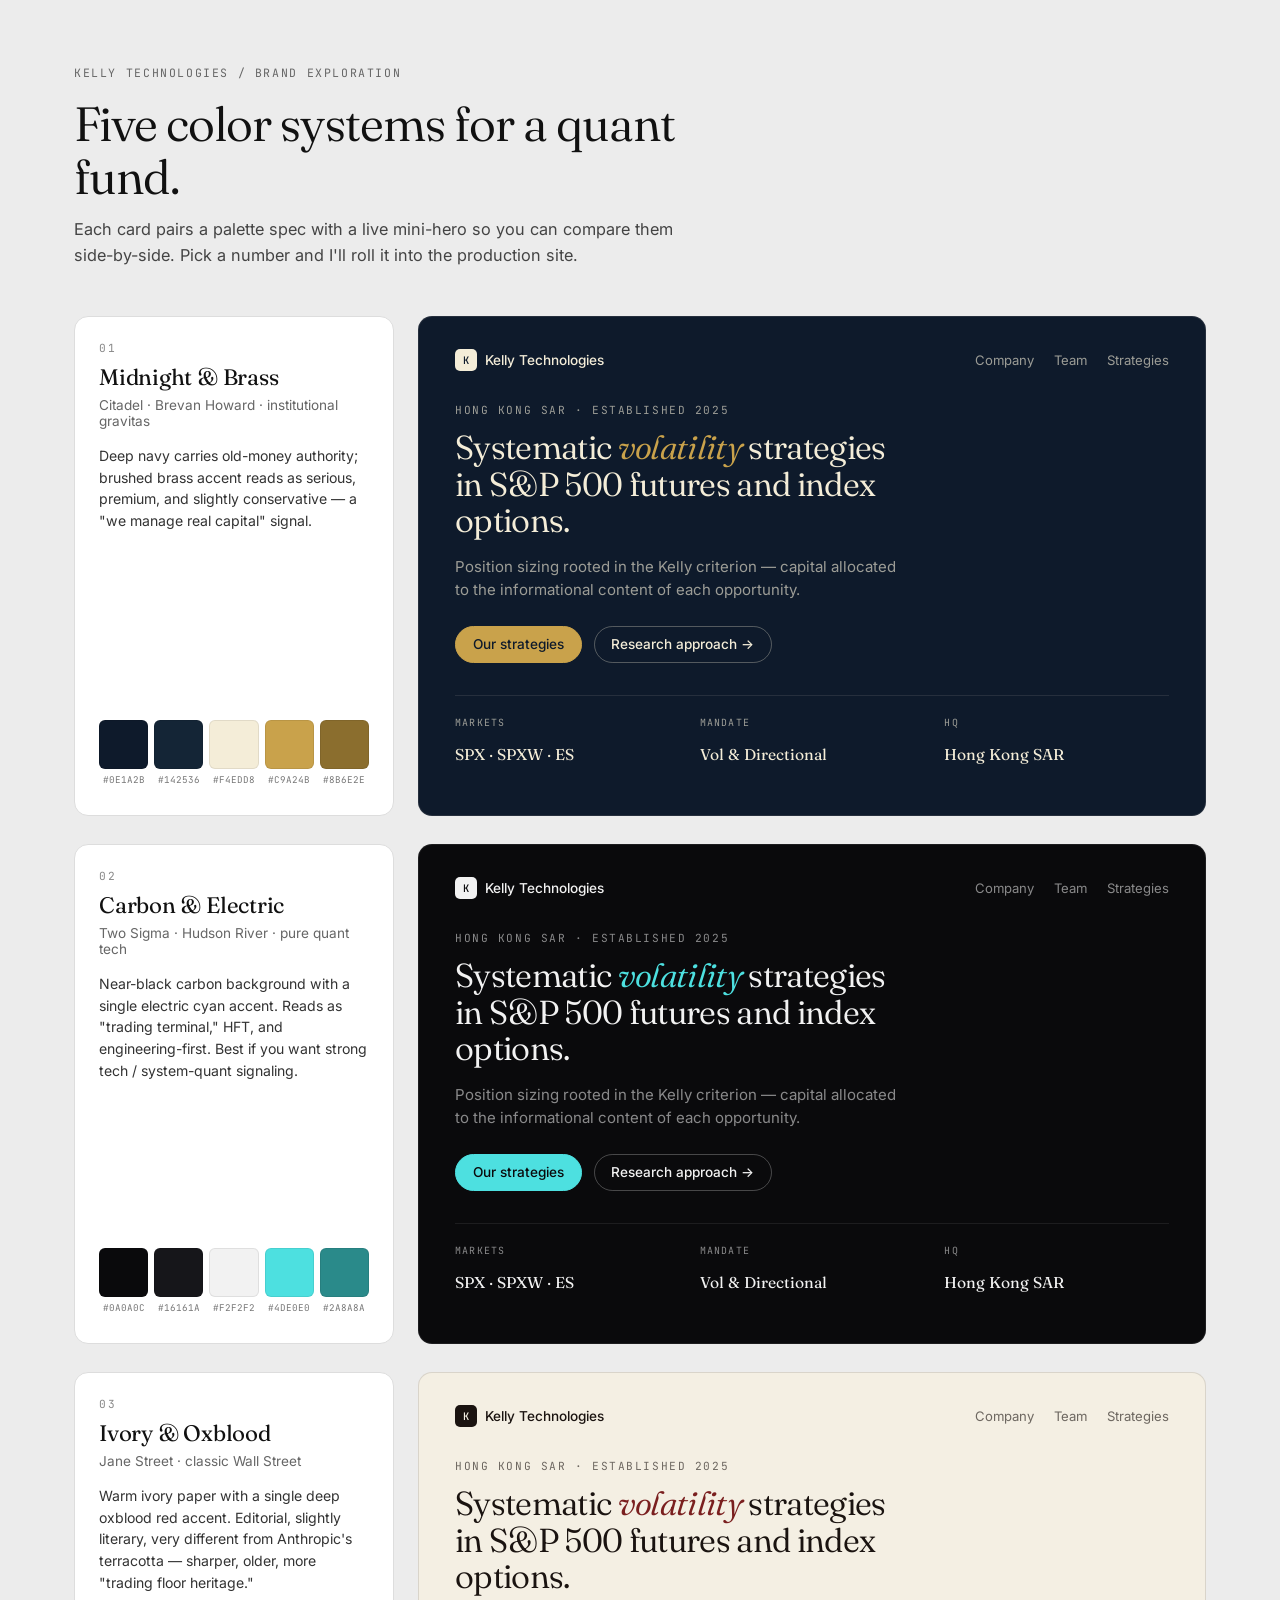
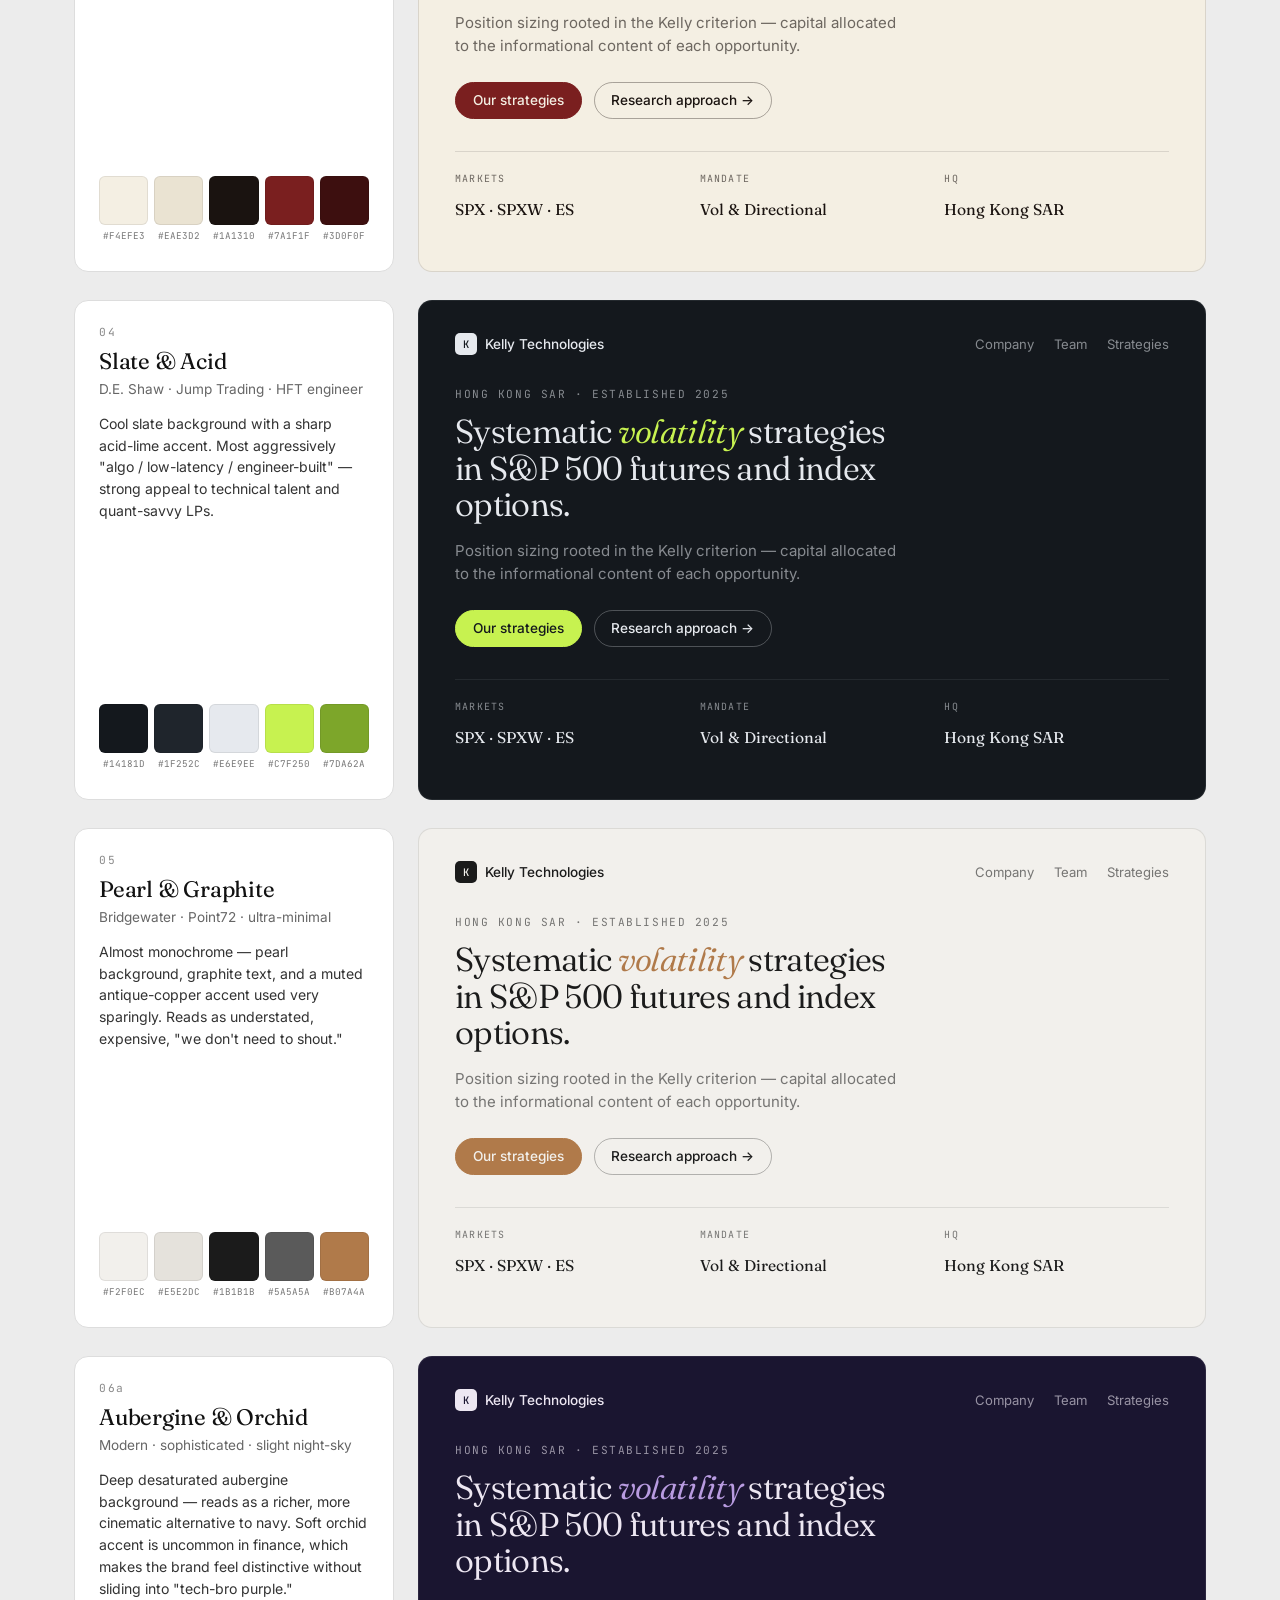
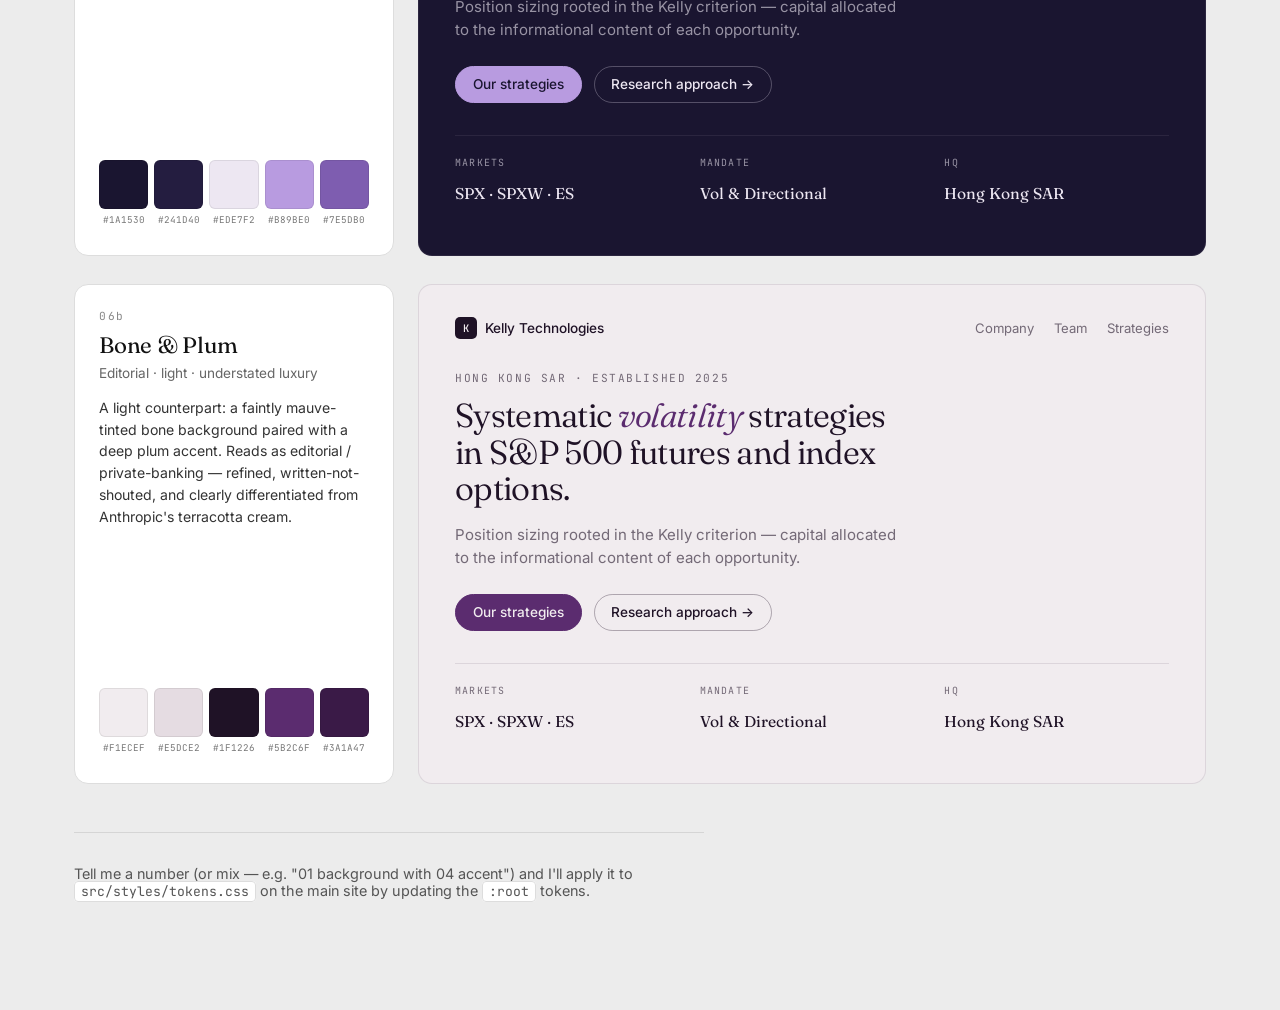
<file: palettes.html>
<!doctype html>
<html lang="en">
<head>
  <meta charset="utf-8" />
  <meta name="viewport" content="width=device-width, initial-scale=1" />
  <title>Kelly Technologies — Palette Studies</title>
  <link rel="preconnect" href="https://fonts.googleapis.com" />
  <link rel="preconnect" href="https://fonts.gstatic.com" crossorigin />
  <link href="https://fonts.googleapis.com/css2?family=Fraunces:opsz,wght@9..144,300;9..144,400;9..144,500&family=Inter:wght@300;400;500;600&family=JetBrains+Mono:wght@400;500&display=swap" rel="stylesheet" />
  <style>
    :root {
      --font-serif: "Fraunces", Georgia, serif;
      --font-sans:  "Inter", -apple-system, system-ui, sans-serif;
      --font-mono:  "JetBrains Mono", ui-monospace, Menlo, monospace;
    }
    * { box-sizing: border-box; }
    html { -webkit-text-size-adjust: 100%; }
    body {
      margin: 0;
      font-family: var(--font-sans);
      background: #ECECEC;
      color: #111;
      -webkit-font-smoothing: antialiased;
    }
    .wrap {
      max-width: 1180px;
      margin: 0 auto;
      padding: 4rem 1.5rem 6rem;
    }
    .top {
      margin-bottom: 3rem;
    }
    .top .kicker {
      font-family: var(--font-mono);
      font-size: .72rem;
      letter-spacing: .14em;
      text-transform: uppercase;
      color: #666;
      margin: 0 0 1rem;
    }
    .top h1 {
      font-family: var(--font-serif);
      font-weight: 350;
      font-size: clamp(2rem, 4vw, 3rem);
      line-height: 1.1;
      letter-spacing: -.02em;
      margin: 0 0 .75rem;
      max-width: 22ch;
    }
    .top p {
      max-width: 60ch;
      color: #444;
      margin: 0;
      font-size: 1.02rem;
      line-height: 1.6;
    }

    /* Each palette demo */
    .palette {
      display: grid;
      grid-template-columns: 320px 1fr;
      gap: 1.5rem;
      margin-bottom: 1.75rem;
      align-items: stretch;
    }
    @media (max-width: 880px) {
      .palette { grid-template-columns: 1fr; }
    }

    .meta {
      background: #fff;
      border: 1px solid #DDD;
      border-radius: 14px;
      padding: 1.5rem;
      display: flex;
      flex-direction: column;
    }
    .meta .num {
      font-family: var(--font-mono);
      font-size: .7rem;
      letter-spacing: .14em;
      color: #888;
      margin: 0 0 .5rem;
    }
    .meta h2 {
      font-family: var(--font-serif);
      font-weight: 400;
      font-size: 1.4rem;
      margin: 0 0 .35rem;
      letter-spacing: -.01em;
    }
    .meta .ref {
      color: #666;
      font-size: .85rem;
      margin: 0 0 1rem;
    }
    .meta .why {
      color: #333;
      font-size: .88rem;
      line-height: 1.55;
      margin: 0 0 1.25rem;
      flex: 1;
    }
    .swatches {
      display: grid;
      grid-template-columns: repeat(5, 1fr);
      gap: 6px;
    }
    .sw {
      aspect-ratio: 1;
      border-radius: 6px;
      position: relative;
      border: 1px solid rgba(0,0,0,.08);
    }
    .sw::after {
      content: attr(data-hex);
      position: absolute;
      bottom: -18px;
      left: 0; right: 0;
      text-align: center;
      font-family: var(--font-mono);
      font-size: .58rem;
      color: #777;
    }
    .swatches { margin-bottom: 22px; }

    /* Demo panel — uses palette via CSS variables on .demo */
    .demo {
      border-radius: 14px;
      padding: 2rem 2.25rem 2.25rem;
      background: var(--p-bg);
      color: var(--p-ink);
      position: relative;
      overflow: hidden;
      border: 1px solid var(--p-line);
      min-height: 320px;
    }
    .demo .nav {
      display: flex;
      justify-content: space-between;
      align-items: center;
      margin-bottom: 2rem;
      font-size: .85rem;
    }
    .demo .nav .brand {
      display: inline-flex;
      align-items: center;
      gap: .5rem;
      font-weight: 500;
      color: var(--p-ink);
    }
    .demo .nav .brand .dot {
      width: 22px; height: 22px; border-radius: 5px;
      background: var(--p-ink);
      color: var(--p-bg);
      display: grid; place-items: center;
      font-family: var(--font-mono);
      font-size: .65rem;
    }
    .demo .nav .links {
      display: flex; gap: 1.25rem;
      color: var(--p-soft);
      font-size: .82rem;
    }
    .demo .eyebrow {
      font-family: var(--font-mono);
      font-size: .7rem;
      letter-spacing: .14em;
      text-transform: uppercase;
      color: var(--p-soft);
      margin: 0 0 .75rem;
    }
    .demo h3 {
      font-family: var(--font-serif);
      font-weight: 350;
      font-size: clamp(1.5rem, 2.6vw, 2.2rem);
      line-height: 1.1;
      letter-spacing: -.02em;
      margin: 0 0 1rem;
      max-width: 22ch;
      color: var(--p-ink);
    }
    .demo h3 em {
      color: var(--p-accent);
      font-style: italic;
      font-weight: 350;
    }
    .demo .sub {
      color: var(--p-soft);
      max-width: 50ch;
      margin: 0 0 1.5rem;
      font-size: .94rem;
      line-height: 1.55;
    }
    .demo .row {
      display: flex; gap: .75rem; flex-wrap: wrap;
      margin-bottom: 2rem;
    }
    .demo .btn {
      padding: .6rem 1.05rem;
      border-radius: 999px;
      font-size: .85rem;
      font-weight: 500;
      transition: transform .2s;
    }
    .demo .btn:hover { transform: translateY(-1px); }
    .demo .btn-primary {
      background: var(--p-accent);
      color: var(--p-accent-ink);
      border: 1px solid var(--p-accent);
    }
    .demo .btn-ghost {
      background: transparent;
      color: var(--p-ink);
      border: 1px solid var(--p-line-strong);
    }
    .demo .stat-row {
      display: grid;
      grid-template-columns: repeat(3, 1fr);
      gap: 1.25rem;
      padding-top: 1.25rem;
      border-top: 1px solid var(--p-line);
    }
    .demo .stat .l {
      font-family: var(--font-mono);
      font-size: .62rem;
      letter-spacing: .12em;
      text-transform: uppercase;
      color: var(--p-soft);
      margin: 0 0 .25rem;
    }
    .demo .stat .v {
      font-family: var(--font-serif);
      font-size: .98rem;
      color: var(--p-ink);
    }

    /* ============== Palette tokens ============== */

    /* 1 — Midnight & Brass */
    .p1 {
      --p-bg:           #0E1A2B;
      --p-ink:          #F4EDD8;
      --p-soft:         rgba(244,237,216,.62);
      --p-line:         rgba(244,237,216,.10);
      --p-line-strong:  rgba(244,237,216,.30);
      --p-accent:       #C9A24B;
      --p-accent-ink:   #0E1A2B;
    }

    /* 2 — Carbon & Electric */
    .p2 {
      --p-bg:           #0A0A0C;
      --p-ink:          #F2F2F2;
      --p-soft:         rgba(242,242,242,.55);
      --p-line:         rgba(255,255,255,.08);
      --p-line-strong:  rgba(255,255,255,.25);
      --p-accent:       #4DE0E0;
      --p-accent-ink:   #0A0A0C;
    }

    /* 3 — Ivory & Oxblood */
    .p3 {
      --p-bg:           #F4EFE3;
      --p-ink:          #1A1310;
      --p-soft:         rgba(26,19,16,.62);
      --p-line:         rgba(26,19,16,.12);
      --p-line-strong:  rgba(26,19,16,.35);
      --p-accent:       #7A1F1F;
      --p-accent-ink:   #F4EFE3;
    }

    /* 4 — Slate & Acid */
    .p4 {
      --p-bg:           #14181D;
      --p-ink:          #E6E9EE;
      --p-soft:         rgba(230,233,238,.55);
      --p-line:         rgba(230,233,238,.08);
      --p-line-strong:  rgba(230,233,238,.28);
      --p-accent:       #C7F250;
      --p-accent-ink:   #14181D;
    }

    /* 5 — Pearl & Graphite */
    .p5 {
      --p-bg:           #F2F0EC;
      --p-ink:          #1B1B1B;
      --p-soft:         rgba(27,27,27,.58);
      --p-line:         rgba(27,27,27,.10);
      --p-line-strong:  rgba(27,27,27,.30);
      --p-accent:       #B07A4A;
      --p-accent-ink:   #F2F0EC;
    }

    /* 6a — Aubergine & Orchid (dark, modern) */
    .p6a {
      --p-bg:           #1A1530;
      --p-ink:          #EDE7F2;
      --p-soft:         rgba(237,231,242,.60);
      --p-line:         rgba(237,231,242,.08);
      --p-line-strong:  rgba(237,231,242,.28);
      --p-accent:       #B89BE0;
      --p-accent-ink:   #1A1530;
    }

    /* 6b — Bone & Plum (light, editorial) */
    .p6b {
      --p-bg:           #F1ECEF;
      --p-ink:          #1F1226;
      --p-soft:         rgba(31,18,38,.60);
      --p-line:         rgba(31,18,38,.10);
      --p-line-strong:  rgba(31,18,38,.32);
      --p-accent:       #5B2C6F;
      --p-accent-ink:   #F1ECEF;
    }

    .footer-note {
      margin-top: 3rem;
      padding-top: 2rem;
      border-top: 1px solid #D5D5D5;
      font-size: .9rem;
      color: #555;
      max-width: 70ch;
    }
    .footer-note code {
      font-family: var(--font-mono);
      background: #fff;
      padding: 1px 6px;
      border-radius: 4px;
      border: 1px solid #DDD;
      font-size: .82rem;
    }
  </style>
</head>
<body>
  <div class="wrap">
    <div class="top">
      <p class="kicker">Kelly Technologies / Brand exploration</p>
      <h1>Five color systems for a quant fund.</h1>
      <p>Each card pairs a palette spec with a live mini-hero so you can compare them side-by-side. Pick a number and I'll roll it into the production site.</p>
    </div>

    <!-- 1 -->
    <section class="palette">
      <div class="meta">
        <p class="num">01</p>
        <h2>Midnight &amp; Brass</h2>
        <p class="ref">Citadel · Brevan Howard · institutional gravitas</p>
        <p class="why">Deep navy carries old-money authority; brushed brass accent reads as serious, premium, and slightly conservative — a "we manage real capital" signal.</p>
        <div class="swatches">
          <div class="sw" style="background:#0E1A2B" data-hex="#0E1A2B"></div>
          <div class="sw" style="background:#142536" data-hex="#142536"></div>
          <div class="sw" style="background:#F4EDD8" data-hex="#F4EDD8"></div>
          <div class="sw" style="background:#C9A24B" data-hex="#C9A24B"></div>
          <div class="sw" style="background:#8B6E2E" data-hex="#8B6E2E"></div>
        </div>
      </div>
      <div class="demo p1">
        <div class="nav">
          <span class="brand"><span class="dot">K</span> Kelly Technologies</span>
          <span class="links"><span>Company</span><span>Team</span><span>Strategies</span></span>
        </div>
        <p class="eyebrow">Hong Kong SAR · Established 2025</p>
        <h3>Systematic <em>volatility</em> strategies in S&amp;P 500 futures and index options.</h3>
        <p class="sub">Position sizing rooted in the Kelly criterion — capital allocated to the informational content of each opportunity.</p>
        <div class="row">
          <a class="btn btn-primary">Our strategies</a>
          <a class="btn btn-ghost">Research approach →</a>
        </div>
        <div class="stat-row">
          <div class="stat"><p class="l">Markets</p><p class="v">SPX · SPXW · ES</p></div>
          <div class="stat"><p class="l">Mandate</p><p class="v">Vol &amp; Directional</p></div>
          <div class="stat"><p class="l">HQ</p><p class="v">Hong Kong SAR</p></div>
        </div>
      </div>
    </section>

    <!-- 2 -->
    <section class="palette">
      <div class="meta">
        <p class="num">02</p>
        <h2>Carbon &amp; Electric</h2>
        <p class="ref">Two Sigma · Hudson River · pure quant tech</p>
        <p class="why">Near-black carbon background with a single electric cyan accent. Reads as "trading terminal," HFT, and engineering-first. Best if you want strong tech / system-quant signaling.</p>
        <div class="swatches">
          <div class="sw" style="background:#0A0A0C" data-hex="#0A0A0C"></div>
          <div class="sw" style="background:#16161A" data-hex="#16161A"></div>
          <div class="sw" style="background:#F2F2F2" data-hex="#F2F2F2"></div>
          <div class="sw" style="background:#4DE0E0" data-hex="#4DE0E0"></div>
          <div class="sw" style="background:#2A8A8A" data-hex="#2A8A8A"></div>
        </div>
      </div>
      <div class="demo p2">
        <div class="nav">
          <span class="brand"><span class="dot">K</span> Kelly Technologies</span>
          <span class="links"><span>Company</span><span>Team</span><span>Strategies</span></span>
        </div>
        <p class="eyebrow">Hong Kong SAR · Established 2025</p>
        <h3>Systematic <em>volatility</em> strategies in S&amp;P 500 futures and index options.</h3>
        <p class="sub">Position sizing rooted in the Kelly criterion — capital allocated to the informational content of each opportunity.</p>
        <div class="row">
          <a class="btn btn-primary">Our strategies</a>
          <a class="btn btn-ghost">Research approach →</a>
        </div>
        <div class="stat-row">
          <div class="stat"><p class="l">Markets</p><p class="v">SPX · SPXW · ES</p></div>
          <div class="stat"><p class="l">Mandate</p><p class="v">Vol &amp; Directional</p></div>
          <div class="stat"><p class="l">HQ</p><p class="v">Hong Kong SAR</p></div>
        </div>
      </div>
    </section>

    <!-- 3 -->
    <section class="palette">
      <div class="meta">
        <p class="num">03</p>
        <h2>Ivory &amp; Oxblood</h2>
        <p class="ref">Jane Street · classic Wall Street</p>
        <p class="why">Warm ivory paper with a single deep oxblood red accent. Editorial, slightly literary, very different from Anthropic's terracotta — sharper, older, more "trading floor heritage."</p>
        <div class="swatches">
          <div class="sw" style="background:#F4EFE3" data-hex="#F4EFE3"></div>
          <div class="sw" style="background:#EAE3D2" data-hex="#EAE3D2"></div>
          <div class="sw" style="background:#1A1310" data-hex="#1A1310"></div>
          <div class="sw" style="background:#7A1F1F" data-hex="#7A1F1F"></div>
          <div class="sw" style="background:#3D0F0F" data-hex="#3D0F0F"></div>
        </div>
      </div>
      <div class="demo p3">
        <div class="nav">
          <span class="brand"><span class="dot">K</span> Kelly Technologies</span>
          <span class="links"><span>Company</span><span>Team</span><span>Strategies</span></span>
        </div>
        <p class="eyebrow">Hong Kong SAR · Established 2025</p>
        <h3>Systematic <em>volatility</em> strategies in S&amp;P 500 futures and index options.</h3>
        <p class="sub">Position sizing rooted in the Kelly criterion — capital allocated to the informational content of each opportunity.</p>
        <div class="row">
          <a class="btn btn-primary">Our strategies</a>
          <a class="btn btn-ghost">Research approach →</a>
        </div>
        <div class="stat-row">
          <div class="stat"><p class="l">Markets</p><p class="v">SPX · SPXW · ES</p></div>
          <div class="stat"><p class="l">Mandate</p><p class="v">Vol &amp; Directional</p></div>
          <div class="stat"><p class="l">HQ</p><p class="v">Hong Kong SAR</p></div>
        </div>
      </div>
    </section>

    <!-- 4 -->
    <section class="palette">
      <div class="meta">
        <p class="num">04</p>
        <h2>Slate &amp; Acid</h2>
        <p class="ref">D.E. Shaw · Jump Trading · HFT engineer</p>
        <p class="why">Cool slate background with a sharp acid-lime accent. Most aggressively "algo / low-latency / engineer-built" — strong appeal to technical talent and quant-savvy LPs.</p>
        <div class="swatches">
          <div class="sw" style="background:#14181D" data-hex="#14181D"></div>
          <div class="sw" style="background:#1F252C" data-hex="#1F252C"></div>
          <div class="sw" style="background:#E6E9EE" data-hex="#E6E9EE"></div>
          <div class="sw" style="background:#C7F250" data-hex="#C7F250"></div>
          <div class="sw" style="background:#7DA62A" data-hex="#7DA62A"></div>
        </div>
      </div>
      <div class="demo p4">
        <div class="nav">
          <span class="brand"><span class="dot">K</span> Kelly Technologies</span>
          <span class="links"><span>Company</span><span>Team</span><span>Strategies</span></span>
        </div>
        <p class="eyebrow">Hong Kong SAR · Established 2025</p>
        <h3>Systematic <em>volatility</em> strategies in S&amp;P 500 futures and index options.</h3>
        <p class="sub">Position sizing rooted in the Kelly criterion — capital allocated to the informational content of each opportunity.</p>
        <div class="row">
          <a class="btn btn-primary">Our strategies</a>
          <a class="btn btn-ghost">Research approach →</a>
        </div>
        <div class="stat-row">
          <div class="stat"><p class="l">Markets</p><p class="v">SPX · SPXW · ES</p></div>
          <div class="stat"><p class="l">Mandate</p><p class="v">Vol &amp; Directional</p></div>
          <div class="stat"><p class="l">HQ</p><p class="v">Hong Kong SAR</p></div>
        </div>
      </div>
    </section>

    <!-- 5 -->
    <section class="palette">
      <div class="meta">
        <p class="num">05</p>
        <h2>Pearl &amp; Graphite</h2>
        <p class="ref">Bridgewater · Point72 · ultra-minimal</p>
        <p class="why">Almost monochrome — pearl background, graphite text, and a muted antique-copper accent used very sparingly. Reads as understated, expensive, "we don't need to shout."</p>
        <div class="swatches">
          <div class="sw" style="background:#F2F0EC" data-hex="#F2F0EC"></div>
          <div class="sw" style="background:#E5E2DC" data-hex="#E5E2DC"></div>
          <div class="sw" style="background:#1B1B1B" data-hex="#1B1B1B"></div>
          <div class="sw" style="background:#5A5A5A" data-hex="#5A5A5A"></div>
          <div class="sw" style="background:#B07A4A" data-hex="#B07A4A"></div>
        </div>
      </div>
      <div class="demo p5">
        <div class="nav">
          <span class="brand"><span class="dot">K</span> Kelly Technologies</span>
          <span class="links"><span>Company</span><span>Team</span><span>Strategies</span></span>
        </div>
        <p class="eyebrow">Hong Kong SAR · Established 2025</p>
        <h3>Systematic <em>volatility</em> strategies in S&amp;P 500 futures and index options.</h3>
        <p class="sub">Position sizing rooted in the Kelly criterion — capital allocated to the informational content of each opportunity.</p>
        <div class="row">
          <a class="btn btn-primary">Our strategies</a>
          <a class="btn btn-ghost">Research approach →</a>
        </div>
        <div class="stat-row">
          <div class="stat"><p class="l">Markets</p><p class="v">SPX · SPXW · ES</p></div>
          <div class="stat"><p class="l">Mandate</p><p class="v">Vol &amp; Directional</p></div>
          <div class="stat"><p class="l">HQ</p><p class="v">Hong Kong SAR</p></div>
        </div>
      </div>
    </section>

    <!-- 6a -->
    <section class="palette">
      <div class="meta">
        <p class="num">06a</p>
        <h2>Aubergine &amp; Orchid</h2>
        <p class="ref">Modern · sophisticated · slight night-sky</p>
        <p class="why">Deep desaturated aubergine background — reads as a richer, more cinematic alternative to navy. Soft orchid accent is uncommon in finance, which makes the brand feel distinctive without sliding into "tech-bro purple."</p>
        <div class="swatches">
          <div class="sw" style="background:#1A1530" data-hex="#1A1530"></div>
          <div class="sw" style="background:#241D40" data-hex="#241D40"></div>
          <div class="sw" style="background:#EDE7F2" data-hex="#EDE7F2"></div>
          <div class="sw" style="background:#B89BE0" data-hex="#B89BE0"></div>
          <div class="sw" style="background:#7E5DB0" data-hex="#7E5DB0"></div>
        </div>
      </div>
      <div class="demo p6a">
        <div class="nav">
          <span class="brand"><span class="dot">K</span> Kelly Technologies</span>
          <span class="links"><span>Company</span><span>Team</span><span>Strategies</span></span>
        </div>
        <p class="eyebrow">Hong Kong SAR · Established 2025</p>
        <h3>Systematic <em>volatility</em> strategies in S&amp;P 500 futures and index options.</h3>
        <p class="sub">Position sizing rooted in the Kelly criterion — capital allocated to the informational content of each opportunity.</p>
        <div class="row">
          <a class="btn btn-primary">Our strategies</a>
          <a class="btn btn-ghost">Research approach →</a>
        </div>
        <div class="stat-row">
          <div class="stat"><p class="l">Markets</p><p class="v">SPX · SPXW · ES</p></div>
          <div class="stat"><p class="l">Mandate</p><p class="v">Vol &amp; Directional</p></div>
          <div class="stat"><p class="l">HQ</p><p class="v">Hong Kong SAR</p></div>
        </div>
      </div>
    </section>

    <!-- 6b -->
    <section class="palette">
      <div class="meta">
        <p class="num">06b</p>
        <h2>Bone &amp; Plum</h2>
        <p class="ref">Editorial · light · understated luxury</p>
        <p class="why">A light counterpart: a faintly mauve-tinted bone background paired with a deep plum accent. Reads as editorial / private-banking — refined, written-not-shouted, and clearly differentiated from Anthropic's terracotta cream.</p>
        <div class="swatches">
          <div class="sw" style="background:#F1ECEF" data-hex="#F1ECEF"></div>
          <div class="sw" style="background:#E5DCE2" data-hex="#E5DCE2"></div>
          <div class="sw" style="background:#1F1226" data-hex="#1F1226"></div>
          <div class="sw" style="background:#5B2C6F" data-hex="#5B2C6F"></div>
          <div class="sw" style="background:#3A1A47" data-hex="#3A1A47"></div>
        </div>
      </div>
      <div class="demo p6b">
        <div class="nav">
          <span class="brand"><span class="dot">K</span> Kelly Technologies</span>
          <span class="links"><span>Company</span><span>Team</span><span>Strategies</span></span>
        </div>
        <p class="eyebrow">Hong Kong SAR · Established 2025</p>
        <h3>Systematic <em>volatility</em> strategies in S&amp;P 500 futures and index options.</h3>
        <p class="sub">Position sizing rooted in the Kelly criterion — capital allocated to the informational content of each opportunity.</p>
        <div class="row">
          <a class="btn btn-primary">Our strategies</a>
          <a class="btn btn-ghost">Research approach →</a>
        </div>
        <div class="stat-row">
          <div class="stat"><p class="l">Markets</p><p class="v">SPX · SPXW · ES</p></div>
          <div class="stat"><p class="l">Mandate</p><p class="v">Vol &amp; Directional</p></div>
          <div class="stat"><p class="l">HQ</p><p class="v">Hong Kong SAR</p></div>
        </div>
      </div>
    </section>

    <p class="footer-note">
      Tell me a number (or mix — e.g. "01 background with 04 accent") and I'll apply it to <code>src/styles/tokens.css</code> on the main site by updating the <code>:root</code> tokens.
    </p>
  </div>
</body>
</html>
</file>
